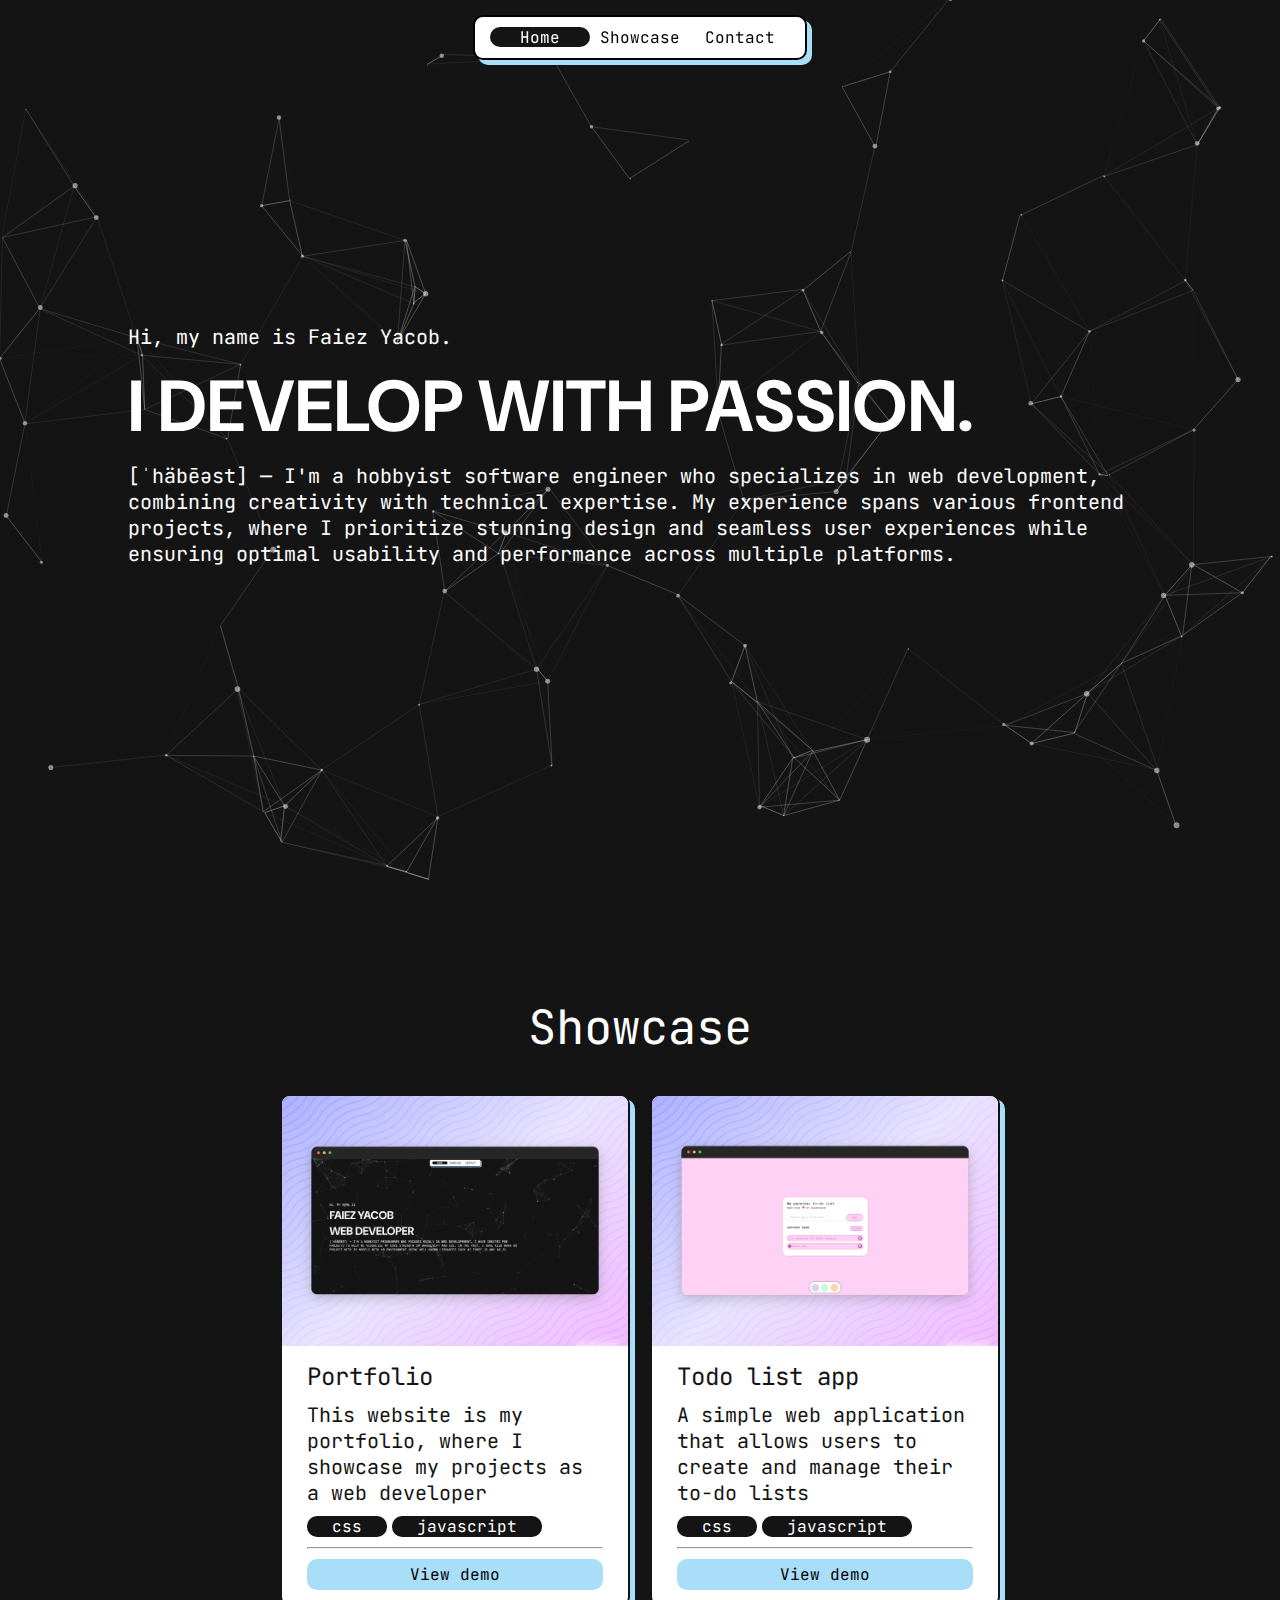
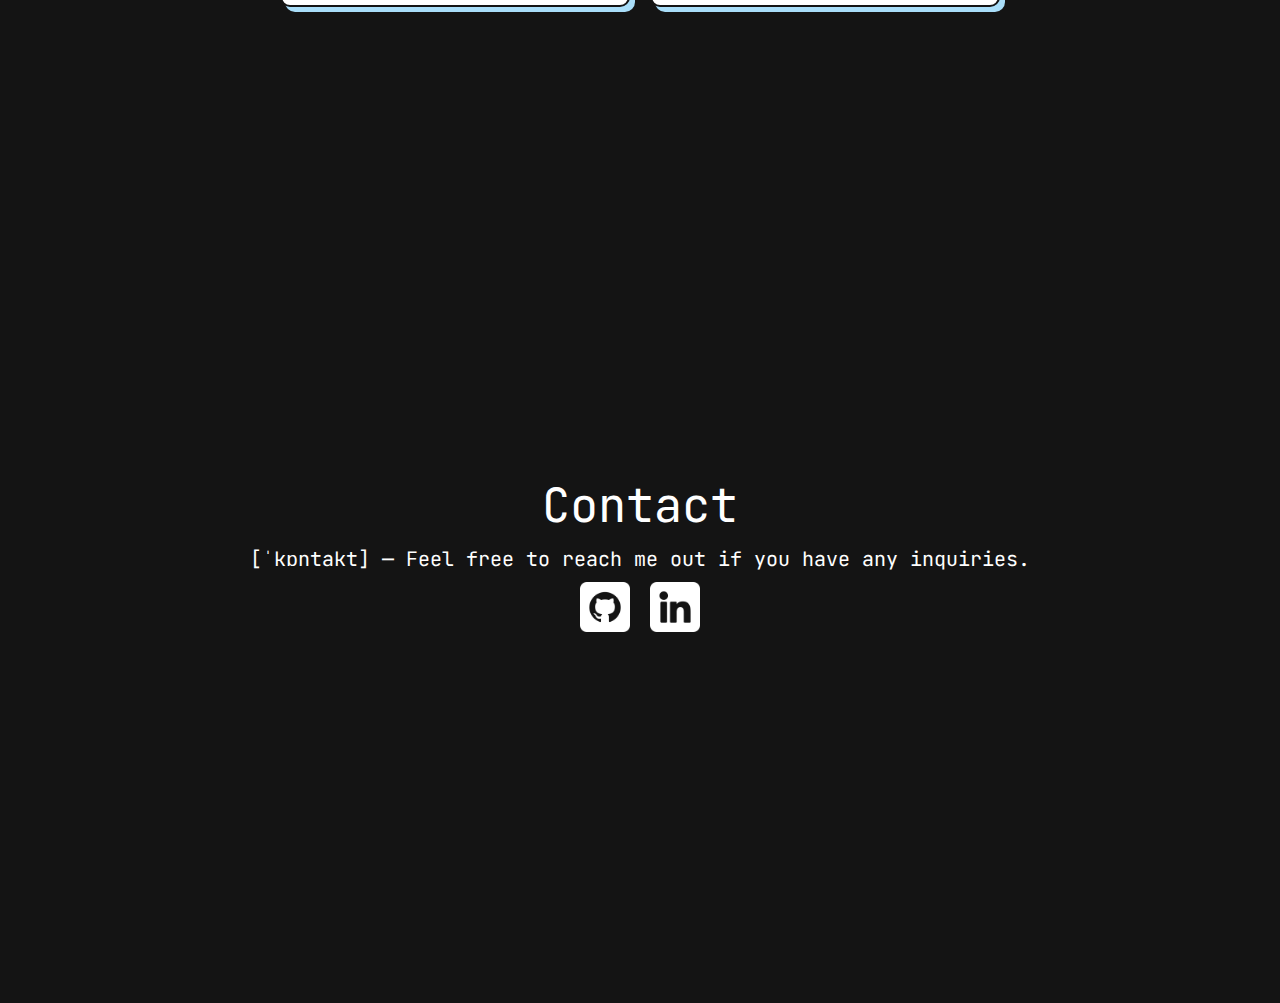
<file: index.html>
<!DOCTYPE html>
<html lang="en">

<head>
	<meta charset="utf-8" />
	<meta name="viewport" content="width=device-width, initial-scale=1.0, maximum-scale=1.0, user-scalable=no" />
	<title>Faiez Yacob</title>

	<link rel="icon" href="img/favicon.ico">
	<link rel="stylesheet" href="css/main.css">

	<script src="js/simple-scrollspy.min.js"></script>
	<script src="js/particles.min.js"></script>
	<script src="js/showcase.js"></script>
	<script src="js/main.js"></script>
</head>

<body>
	<div class="navigation__container">
		<a class="navigation__list active" href="#about__container">Home</a>
		<a class="navigation__list" href="#showcase__container">Showcase</a>
		<a class="navigation__list" href="#contact__container">Contact</a>
		<div class="navigation__slider"></div>
	</div>
	<section id="about__container" class="about__container">
		<div class="content__wrapper">
			<p class="description__text">Hi, my name is Faiez Yacob.</p>
			<p class="header__large text__bold">I DEVELOP WITH PASSION.</p>
			<p class="description__text">[ˈhäbēəst] — I'm a hobbyist software engineer who specializes in web development, combining creativity with technical expertise. My experience spans various frontend projects, where I prioritize stunning design and seamless user experiences while ensuring optimal usability and performance across multiple platforms.
			</p>
		</div>
		<div id="particles__container" class="particles__container"></div>
	</section>
	<section id="showcase__container" class="showcase__container text__center">
		<div>
			<p class="header__medium">Showcase</p>
		</div>
		<div class="showcase__wrapper"></div>
	</section>
	<section id="contact__container" class="contact__container text__center">
		<div>
			<p class="header__medium">Contact</p>
			<p class="description__text">[ˈkɒntakt] — Feel free to reach me out if you have any inquiries.</p>
			<div class="contact__wrapper">
				<a href="https://github.com/faiezyacob"><img src="img/github.png"></a>
				<a href="https://www.linkedin.com/in/faiezyacob"><img src="img/linkedin.png"></a>
			</div>
		</div>
	</section>
</body>

</html>
</file>
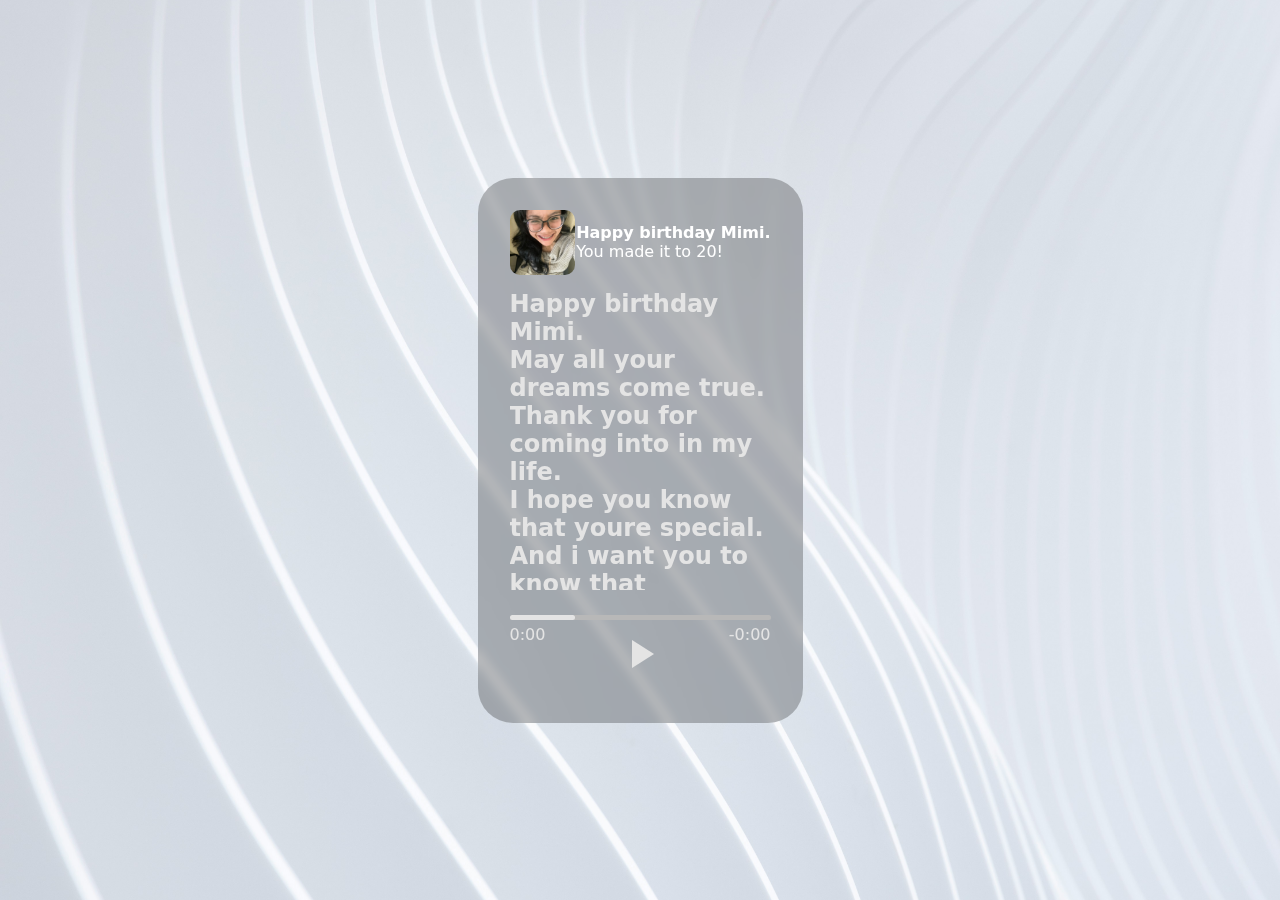
<file: hbd-mimi/index.html>
<!DOCTYPE html>
<html lang="en">
<head>
    <meta charset="UTF-8">
    <meta name="viewport" content="width=device-width, initial-scale=1.0">
    <title>Happy birthday!</title>

    <style>
        * {
            margin: 0;
            padding: 0;
            box-sizing: border-box;
        }

        html, body {
            background-image: url('background.jpg');
            background-repeat: no-repeat;
            background-position: center center;
            background-size: cover;
            height: 100vh;
            display: flex;
            justify-content: center;
            align-items: center;
            width: 100vw;
            font-family: system-ui, -apple-system, BlinkMacSystemFont, 'Segoe UI', Roboto, Oxygen, Ubuntu, Cantarell, 'Open Sans', 'Helvetica Neue', sans-serif;
        }

        .main__container {
            background-color: rgba(0, 0, 0, 0.25);
            backdrop-filter: blur(5px);
            border-radius: 35px;
            height: 80%;
            padding: 2rem;
            width: 80%;
            max-height: 545px;
            max-width: min(80%, 325px);
        }

        .top__wrapper {
            display: flex;
            justify-content: space-between;
            align-items: center;
            margin-bottom: 15px;
        }


        .cover__container {
            /* border: 1px solid #807171; */
            border-radius: 10px;
            height: auto;
            aspect-ratio: 1/1;
            overflow: hidden;
            width: 25%;
        }

        .cover__container img {
            height: 100%;
            width: 100%;
            object-fit: cover;
        }

        .title__container h4, 
        .title__container p {
            color: #fff;
        }

        .middle__wrapper {
            margin-bottom: 25px;
            overflow-y: auto;
            max-height: 300px;
        }


        .middle__wrapper h2 {
            color: rgb(228, 228, 228);
        }

        .bottom__wrapper {
            display: flex;
            justify-content: center;
            flex-direction: column;
            align-items: center;
            position: relative;
        }

        .time__wrapper {
            position: absolute;
            height: 5px;
            width: 100%;
            top: 10px;
            display: flex;
            justify-content: space-between;
        }

        .time__progress,
        .time__remaining {
            color: rgb(228, 228, 228);
        }

        .progress__wrapper {
            height: 5px;
            width: 100%;
            margin-bottom: 10px;
            position: relative;
        }
        
        .base__layer {
            background-color: #b8b8b8;
            border-radius: 5px;
            height: 5px;
            width: 100%;
        }

        .fill__layer {
            background-color: rgb(228, 228, 228);
            position: absolute;
            border-radius: 5px;
            top: 0;
            left: 0;
            height: 100%;
            width: 25%;
        }

        button {
            background: none;
            border: none;
        }

        svg {
            fill: rgb(228, 228, 228);
        }

    </style>
</head>
<body>
    <div class="main__container">
        <div class="top__wrapper">
            <div class="cover__container">
                <img src="cover.jpg">
            </div>
            <div class="title__container">
                <h4>Happy birthday Mimi.</h4>
                <p>You made it to 20!</p>
            </div>
        </div>
        <div class="middle__wrapper">
            <h2>Happy birthday Mimi.</h2>
            <h2>May all your dreams come true.</h2>
            <h2>Thank you for coming into in my life.</h2>
            <h2>I hope you know that youre special.</h2>
            <h2>And i want you to know that</h2>
            <h2>You deserve all the happiness in life.</h2>
            <h2>To more birthdays together.</h2>
        </div>
        <div class="bottom__wrapper">
            <div class="time__wrapper">
                <div class="time__progress">0:00</div>
                <div class="time__remaining">-0:00</div>
            </div>
            <div class="progress__wrapper">
                <div class="base__layer"></div>
                <div class="fill__layer"></div>
            </div>
            <button id="toggleBtn" onclick="togglePlayPause()">
                <span id="icon">
                    <!-- Start with Play -->
                    <svg width="48" height="48" viewBox="0 0 24 24" fill="black" xmlns="http://www.w3.org/2000/svg">
                    <path d="M8 5v14l11-7z"/>
                    </svg>
                </span>
            </button>
        </div>
    </div>
</body>
<script>
    let isPlaying = false;

    const audio = new Audio('her.mp3');
    audio.loop = true;

    const fillLayer = document.querySelector('.fill__layer');
    const timeProgress = document.querySelector('.time__progress');
    const timeRemaining = document.querySelector('.time__remaining');

    audio.addEventListener('timeupdate', () => {
        let currentProgress = audio.currentTime / audio.duration;
        const remainingTime = audio.duration - audio.currentTime;

        fillLayer.style.width = currentProgress * 100 + '%';

        timeProgress.textContent = formatTime(audio.currentTime);
        timeRemaining.textContent = '-' + formatTime(remainingTime);
    })

    function formatTime(seconds) {
        const mins = Math.floor(seconds / 60);
        const secs = Math.floor(seconds % 60);
        return `${mins}:${secs.toString().padStart(2, '0')}`;
    }

    function togglePlayPause() {
        const icon = document.getElementById('icon');
        if (isPlaying) {
            audio.pause();
        // Show Play
        icon.innerHTML = `<svg width="48" height="48" viewBox="0 0 24 24" fill="black" xmlns="http://www.w3.org/2000/svg">
            <path d="M8 5v14l11-7z"/>
            </svg>`;
        } else {
            audio.play();
            // Show Pause
            icon.innerHTML = `<svg width="48" height="48" viewBox="0 0 24 24" fill="black" xmlns="http://www.w3.org/2000/svg">
                <path d="M6 5h4v14H6zm8 0h4v14h-4z"/>
                </svg>`;
        }
        isPlaying = !isPlaying;
  }
</script>

</html>
</file>
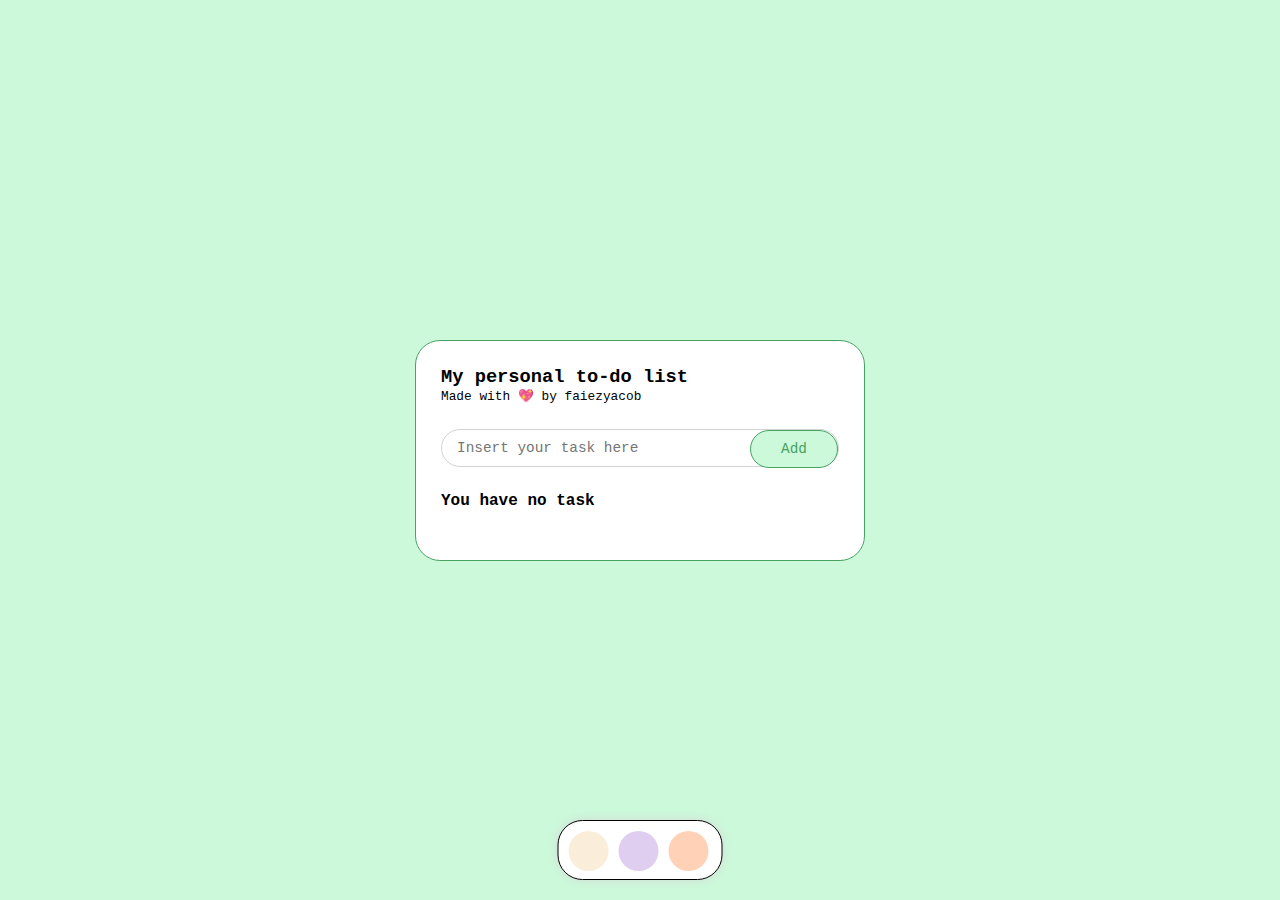
<file: showcase/todo-list/index.html>
<!DOCTYPE html>
<html lang="en">
<head>
    <meta charset="UTF-8">
    <meta name="viewport" content="width=device-width, initial-scale=1.0, maximum-scale=1.0, user-scalable=no"/>
    <title>My personal to-do</title>

    <link rel="stylesheet" href="https://cdnjs.cloudflare.com/ajax/libs/font-awesome/6.4.2/css/all.min.css" />
    <link rel="stylesheet" href="main.css">
    <script src="main.js"></script>
</head>
<body>
    <div class="main__wrapper">
        <div>
            <h3>My personal to-do list</h3>
        </div>
        <div>
            Made with 💖 by faiezyacob
        </div>
        <div>
            <div class="input__wrapper">
                <input id="input__field" type="text" placeholder="Insert your task here">
                <button id="input__button" class="type__add">Add</button>
            </div>
        </div>
        <div class="task__wrapper">
            <h4>You have no task</h4>
        </div>
        <div class="list__wrapper">
            <div class="list__unchecked"></div>
            <div class="list__checked"></div>
        </div>
    </div>
    <div class="background__changer"></div>
    <div class="popup__helper__wrapper">
        <div class="popup__helper__content">
            <div class="popup__body">
            </div>
            <div class="popup__footer">
                <button class="cancel__btn" type="button">Cancel</button>
                <button class="proceed__btn" type="button">Proceed</button>
            </div>
        </div>
    </div>
</body>
</html>
</file>
<file: css/main.css>
@import url('https://fonts.googleapis.com/css2?family=JetBrains+Mono:ital,wght@0,100;0,200;0,300;0,400;0,500;0,600;0,700;0,800;1,100;1,200;1,300;1,400;1,500;1,600;1,700;1,800&display=swap');
@import url('https://fonts.googleapis.com/css2?family=DM+Sans:ital,opsz,wght@0,9..40,100;0,9..40,200;0,9..40,300;0,9..40,400;0,9..40,500;0,9..40,600;0,9..40,700;0,9..40,800;0,9..40,900;0,9..40,1000;1,9..40,100;1,9..40,200;1,9..40,300;1,9..40,400;1,9..40,500;1,9..40,600;1,9..40,700;1,9..40,800;1,9..40,900;1,9..40,1000&family=Roboto:wght@400;500;700&display=swap');

:root {
    --pastel__purple: #DFCEF0;
    --blue__pastel: #A9DEF9;
    --dark__color: #404040;
    --darker__color: #141414;
    --primary__color: var(--darker__color);
    
    --border__radius: 10px;
    --box__shadow: 5px 5px 0 var(--blue__pastel);
}

*,
*::before,
*::after {
    box-sizing: border-box;
    margin: 0;
    padding: 0;
}

*::selection {
    background-color: var(--blue__pastel);
    color: var(--primary__color);
}

a {
    color: #000;
    text-decoration: none;
}

button {}

img {
    display: block;
    margin: auto;
    transition: scale .5s ease-in-out;
    width: 100%;
}
img:hover {
    scale: 1.05;
}

p {
    color: #fff;
    margin-bottom: 10px;
}

span {
    background-color: var(--primary__color);
    border-radius: var(--border__radius);
    color: #fff;
    padding: 0 25px;
}

section {
    padding: 8rem;
    position: relative;
    margin: auto;
    width: 100%;
    z-index: 0;
}

.header__small {
    font-size: 1.5em;
}
.header__medium {
    font-size: 2.95em;
}
.header__large {
    font-family: 'DM Sans', sans-serif;
    font-size: 4.5em;
}
.description__text {
    font-size: 1.25em;
}
.text__center {
    text-align: center;
}
.text__bold {
    font-weight: bold;
}
.max-50 {
    margin: auto;
    max-width: 50%;
}
.max-75 {
    margin: auto;
    max-width: 75%;
}

html,
body {
    font-family: 'JetBrains Mono', monospace;
    height: 100vh;
    scroll-behavior: smooth;
    width: 100vw;
}

.navigation__container {
    background: #fff;
    border: 2px solid #000;
    border-radius: var(--border__radius);
    box-shadow: var(--box__shadow);
    display: flex;
    justify-content: space-between;
    left: 50%;
    padding: 10px 15px;
    position: fixed;
    transform: translateX(-50%);
    top: 15px;
    z-index: 2;
}
.navigation__container .navigation__list {
    text-align: center;
    transition: all .5s ease-in-out;
    width: 100px;
}
.navigation__container .navigation__slider {
    background: var(--primary__color);
    border-radius: 10px;
    height: 20px;
    left: 15px;
    position: absolute;
    transition: left .5s ease-in-out;
    width: 100px;
    z-index: -1;
}
.navigation__container .navigation__list:nth-child(1).active~.navigation__slider {
    left: 15px;
}
.navigation__container .navigation__list:nth-child(2).active~.navigation__slider {
    left: 115px;
}
.navigation__container .navigation__list:nth-child(3).active~.navigation__slider {
    left: 215px;
}
.navigation__container .navigation__list.active,
.navigation__container .navigation__list.active,
.navigation__container .navigation__list.active {
    color: #fff;
}

.about__container {
    align-items: center;
    background: var(--primary__color);
    display: flex;
    height: 100%;
    justify-content: center;
    margin-left: auto;
    margin-right: auto;
}

.particles__container {
    height: 100%;
    left: 0;
    position: absolute;
    top: 0;
    width: 100%;
}

.showcase__container {
    background-color: var(--primary__color);
    display: grid;
    grid-column-gap: 1.6rem;
    grid-row-gap: 1.6rem;
    grid-template-columns: auto;
    grid-template-rows: .6fr auto;
    grid-auto-columns: 1fr;
    padding: 6rem 0rem;
    height: unset;
}

.showcase__wrapper {
    align-content: center;
    display: flex;
    flex-wrap: wrap;
    justify-content: center;
}

.showcase__list {
    background-color: #fff;
    box-shadow: var(--box__shadow);
    border: 2px solid var(--primary__color);
    border-radius: var(--border__radius);
    display: flex;
    flex-direction: column;
    margin-left: 10px;
    margin-right: 10px;
    overflow: hidden;
    position: relative;
    width: min(70%, 350px);
}
.showcase__list img {
    max-height: 250px;
    height: 100%;
    object-fit: cover;
}
.showcase__list p {
    color: var(--primary__color);
}

.showcase__content {
    padding: 15px 25px;
    text-align: left;
}
.showcase__content a {
    background-color: var(--blue__pastel);
    border-radius: var(--border__radius);
    display: block;
    padding: 5px 10px;
    text-align: center;
    margin-top: 10px;
}

.showcase__stack {
    display: flex;
    padding-bottom: 10px;
}
.showcase__stack span {
    display: block;
    margin-right: 5px;
    width: fit-content;
}

.contact__container {
    background-color: var(--primary__color);
    display: flex;
    min-height: 100%;
}
.contact__container > div {
    margin: auto;
}
.contact__wrapper {
    display: flex;
    justify-content: center;
}
.contact__wrapper img {
    margin: 0 10px;
    width: 50px;
}

@media screen and (max-width: 991px) {
    section {
        padding: 6.5rem 5rem;
    }

    .about__container {
        height: unset;
    }

    .about__container .description__text {
        max-width: unset;
    }

    .showcase__container {
        grid-template-rows: 0.7fr;
        padding: 5rem 0;
    }

    .showcase__list {
        margin-bottom: 25px;
    }
}

@media screen and (max-width: 479px) {
    section {
        padding: 4.75rem 2.5rem;
    }

    .about__container .content__wrapper {
        padding-top: 3.5rem;
        max-width: unset;
    }

    .description__text {
        font-size: 1.2em;
    }

    .header__medium {
        font-size: 1.95em;
    }
    
    .header__large {
        font-size: 2.65em;
        margin-bottom: 0;
    }

    .showcase__wrapper {
        flex-direction: column;
    }

    .showcase__list {
        width: 85%;
    }  
}
</file>
<file: showcase/todo-list/main.css>
:root {
    --bg-color: #FFFFFF;
    --bg-color-dark: #000000;
    --shadow-color: #d8d8d8;
}

*,
*::before,
*::after {
    box-sizing: border-box;
    margin: 0;
    padding: 0;
}

body {
    background-color: var(--bg-color);
    font-family: 'Courier New', Courier, monospace;
    display: flex;
    height: 100vh;
    width: 100vw;
    transition: background-color .5s ease-in-out;
}

button {
    background-color: var(--bg-color);
    border: 1px solid var(--bg-color-dark);
    border-radius: 20px;
    cursor: pointer;
    color: var(--bg-color-dark);
    font-family: 'Courier New', Courier, monospace;
    font-size: 0.9em;
    margin-left: 10px;
    padding: 10px 30px;
    transition: all .5s ease-in-out;
    /* width: 100px; */
}
button.type__add {
    position: absolute;
    right: 0;
    top: 0;
}
button:hover {
    padding: 10px 35px; 
}

input {
    border: 0;
    border-radius: 10px;
    font-family: 'Courier New', Courier, monospace;
    font-size: 0.9em;
    padding: 5px 10px;
    width: 290px;
}

input:active,
input:focus {
    outline: none;
}

span {
    align-items: center;
    align-self: center;
    background-color: var(--bg-color);
    border: 1px solid var(--bg-color-dark);
    border-radius: 15px;
    color: var(--bg-color-dark);
    cursor: pointer;
    display: flex;
    float: right;
    height: 25px;
    padding: 5px 10px;
    transition: all .5s ease-in-out;
}
span:hover {
    padding: 10px 15px;
}

h4 {
    float: left;
}

i {
    align-self: center;
    background-color: var(--bg-color-dark);
    border-radius: 50%;
    color: var(--bg-color);
    font-size: 0.75em;
    height: 20px;
    margin: 5px;
    padding: 4px 5px;
    transition: all .5s ease;
}

.main__wrapper {
    background-color: #fff;
    border: 1px solid var(--bg-color-dark);
    border-radius: 25px;
    display: flex;
    flex-direction: column;
    height: auto;
    margin: auto;
    padding: 25px 25px 0 25px;
    width: 450px;
}

.main__wrapper>div {
    margin-bottom: 25px;
}
.main__wrapper>div:nth-child(2) {
    font-size: 0.8em;
    margin-top: -25px;
}

.input__wrapper {
    border: 1px solid lightgrey;
    border-radius: 25px;
    padding: 5px;
    position: relative;
}
.input__wrapper.error {
    border: 1px solid #FFC0CB;
}

.list__wrapper {
    max-height: 225px;
    overflow-x: hidden;
}
.list__wrapper::-webkit-scrollbar {
    border-radius: 5px;
    width: 5px;
}
.list__wrapper::-webkit-scrollbar-thumb {
    background-color: var(--bg-color);
    border-radius: 5px;
}
.list__wrapper::-webkit-scrollbar-track {
    background-color: #fff;
}


.task__wrapper {
    display: flex;
    justify-content: space-between;
}

.list__container {
    background-color: var(--bg-color);
    border: 1px solid var(--bg-color-dark);
    border-radius: 15px;
    display: flex;
    cursor: pointer;
    justify-content: space-between;
    margin-bottom: 10px;
    padding: 5px 10px;
    padding-bottom: 40px;
    position: relative;
    transition: all .5s ease-in-out;
}
.list__container:hover {
    background: var(--bg-color);
}
.list__container div {
    align-items: center;
    display: flex;
    font-weight: bold;
    color: var(--bg-color-dark);
    padding-left: 25px;
    position: relative;
    width: 325px;
}
.list__container p {
    border-top: 1px dashed var(--bg-color-dark);
    bottom: 0;
    color: var(--bg-color-dark);
    left: 25px;
    padding: 5px 5px 5px 0;
    position: absolute;
    width: 88%;
}
.list__container div::before {
    border: 1px solid var(--bg-color-dark);
    border-radius: 50%;
    content: '';
    height: 16px;
    left: 5px;
    position: absolute;
    top: 50%;
    transform: translateY(-50%);
    width: 16px;
}
.list__container:hover div::before {
    border: 2px solid var(--bg-color-dark);
}
.list__container.checked:hover div::before {
    background-color: var(--bg-color-dark);
}
.list__container.checked div::before {
    background-color: var(--bg-color-dark);
}

.background__changer {
    background-color: #fff;
    border: 1px solid #000;
    border-radius: 25px;
    bottom: 20px;
    box-shadow: 0 0 10px var(--shadow-color);
    cursor: pointer;
    display: flex;
    flex-wrap: wrap;
    height: 60px;
    left: 50%;
    padding: 10px 0px 10px 10px;
    position: fixed;
    transform: translateX(-50%);
    transition: width .75s ease-in-out;
    overflow: hidden;
    width: 165px;
}

.background__changer:hover {
    width: 315px;
}

.color__list {
    border-radius: 50%;
    height: 40px;
    margin-bottom: 10px;
    margin-right: 10px;
    width: 40px;
}

.popup__helper__wrapper {
    background-color: rgba(0, 0, 0, .5);
    display: none;
    height: 100vh;
    position: fixed;
    width: 100vw;
}
.popup__helper__wrapper.active {
    display: flex;
}

.popup__helper__content {
    background-color: #fff;
    border-radius: 25px;
    margin: auto;
    max-width: 450px;
    padding: 0 25px 25px 25px;
}
.popup__helper__content div {
    padding-top: 25px;
}

.popup__header {
    border-bottom: 1px solid #000;
}

.popup__footer {
    display: flex;
    justify-content: end;
    width: 100%;
}

@media screen and (max-width: 480px) {
    button,
    input {
        font-size: 0.8em;
    }

    input {
        width: 75%;
    }

    .main__wrapper {
        padding: 15px 15px 0 15px;
        width: 90%;
    }
}
</file>
